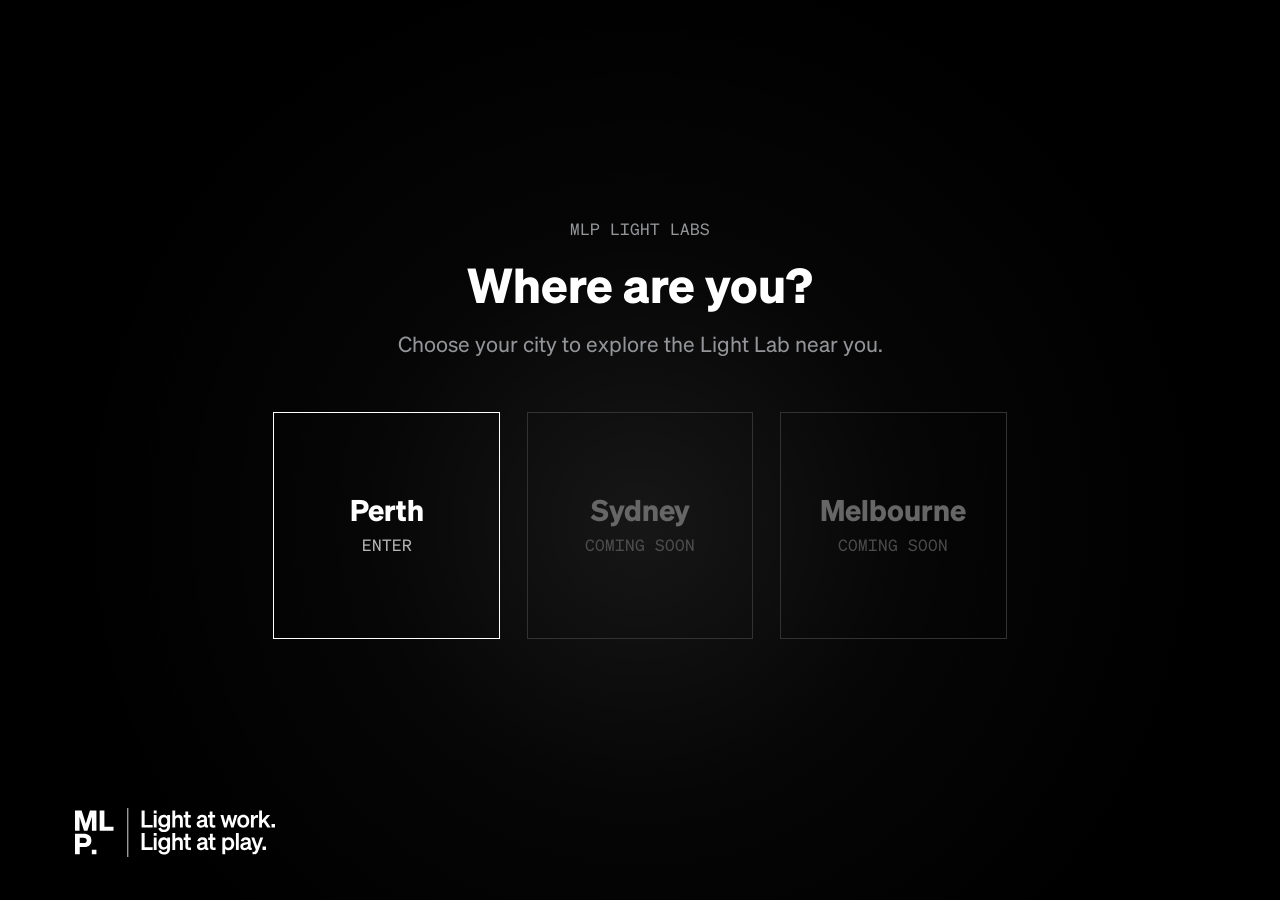
<file: index.html>
<!doctype html>
<html lang="en-AU">
<head>
<meta charset="utf-8">
<meta name="viewport" content="width=device-width, initial-scale=1">
<title>MLP Light Labs</title>
<meta name="description" content="MLP Light Labs in Perth, Sydney and Melbourne: architectural lighting laboratories to explore, compare and test light in practice.">
<meta name="robots" content="noindex, nofollow">
<meta name="theme-color" content="#000000">
<meta property="og:title" content="MLP Light Labs">
<meta property="og:description" content="Architectural lighting laboratories in Perth, Sydney and Melbourne.">
<meta property="og:image" content="https://lightlab.mlplight.com/assets/img/og.jpg">
<meta property="og:type" content="website">
<meta name="twitter:card" content="summary_large_image">
<link rel="icon" href="assets/brand/favicon.svg" type="image/svg+xml">
<link rel="preload" href="assets/fonts/Sohne-Dreiviertelfett.woff2" as="font" type="font/woff2" crossorigin>
<link rel="preload" href="assets/fonts/SohneMono-Buch.woff2" as="font" type="font/woff2" crossorigin>
<link rel="stylesheet" href="assets/css/main.css">
<script>document.documentElement.classList.add('js');</script>
</head>
<body>
<div class="veil" aria-hidden="true"><img src="assets/brand/mlp-logo-white.svg" alt=""></div>
<main>
<section class="slide portal" id="labs" aria-label="Choose your Light Lab">
<div class="portal-head">
<p class="label" data-r>MLP LIGHT LABS</p>
<h1 class="title" data-r style="--d:1">Where are you?</h1>
<p class="body" data-r style="--d:2">Choose your city to explore the Light Lab near you.</p>
</div>
<ul class="squares">
<li data-r style="--d:4"><a class="sq" href="perth/index.html"><span class="name">Perth</span><span class="label">ENTER</span></a></li>
<li data-r style="--d:5"><div class="sq soon" aria-disabled="true"><span class="name">Sydney</span><span class="label">COMING SOON</span></div></li>
<li data-r style="--d:6"><div class="sq soon" aria-disabled="true"><span class="name">Melbourne</span><span class="label">COMING SOON</span></div></li>
</ul>
<img class="lockup" src="assets/brand/mlp-lockup-white.svg" alt="MLP. Light at work. Light at play.">
</section>
</main>
<script src="assets/js/deck.js" defer></script>
</body>
</html>
</file>
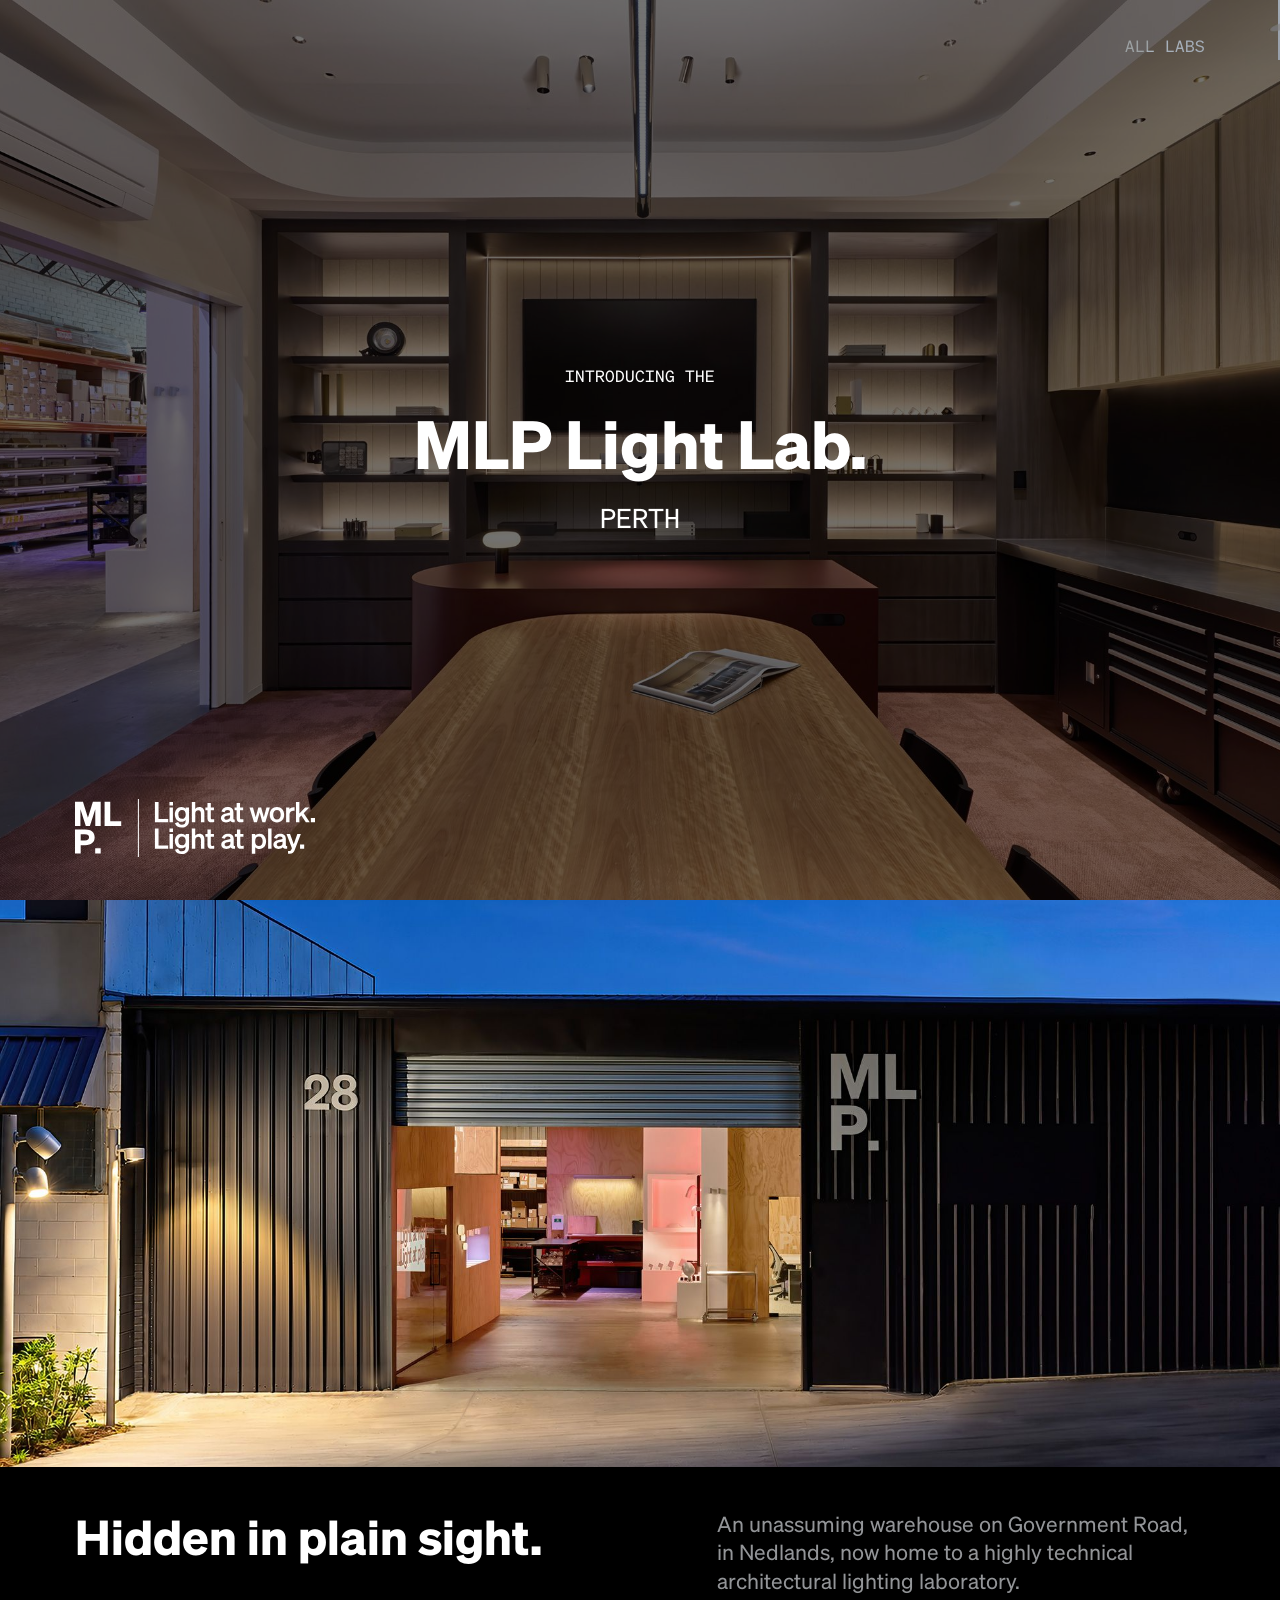
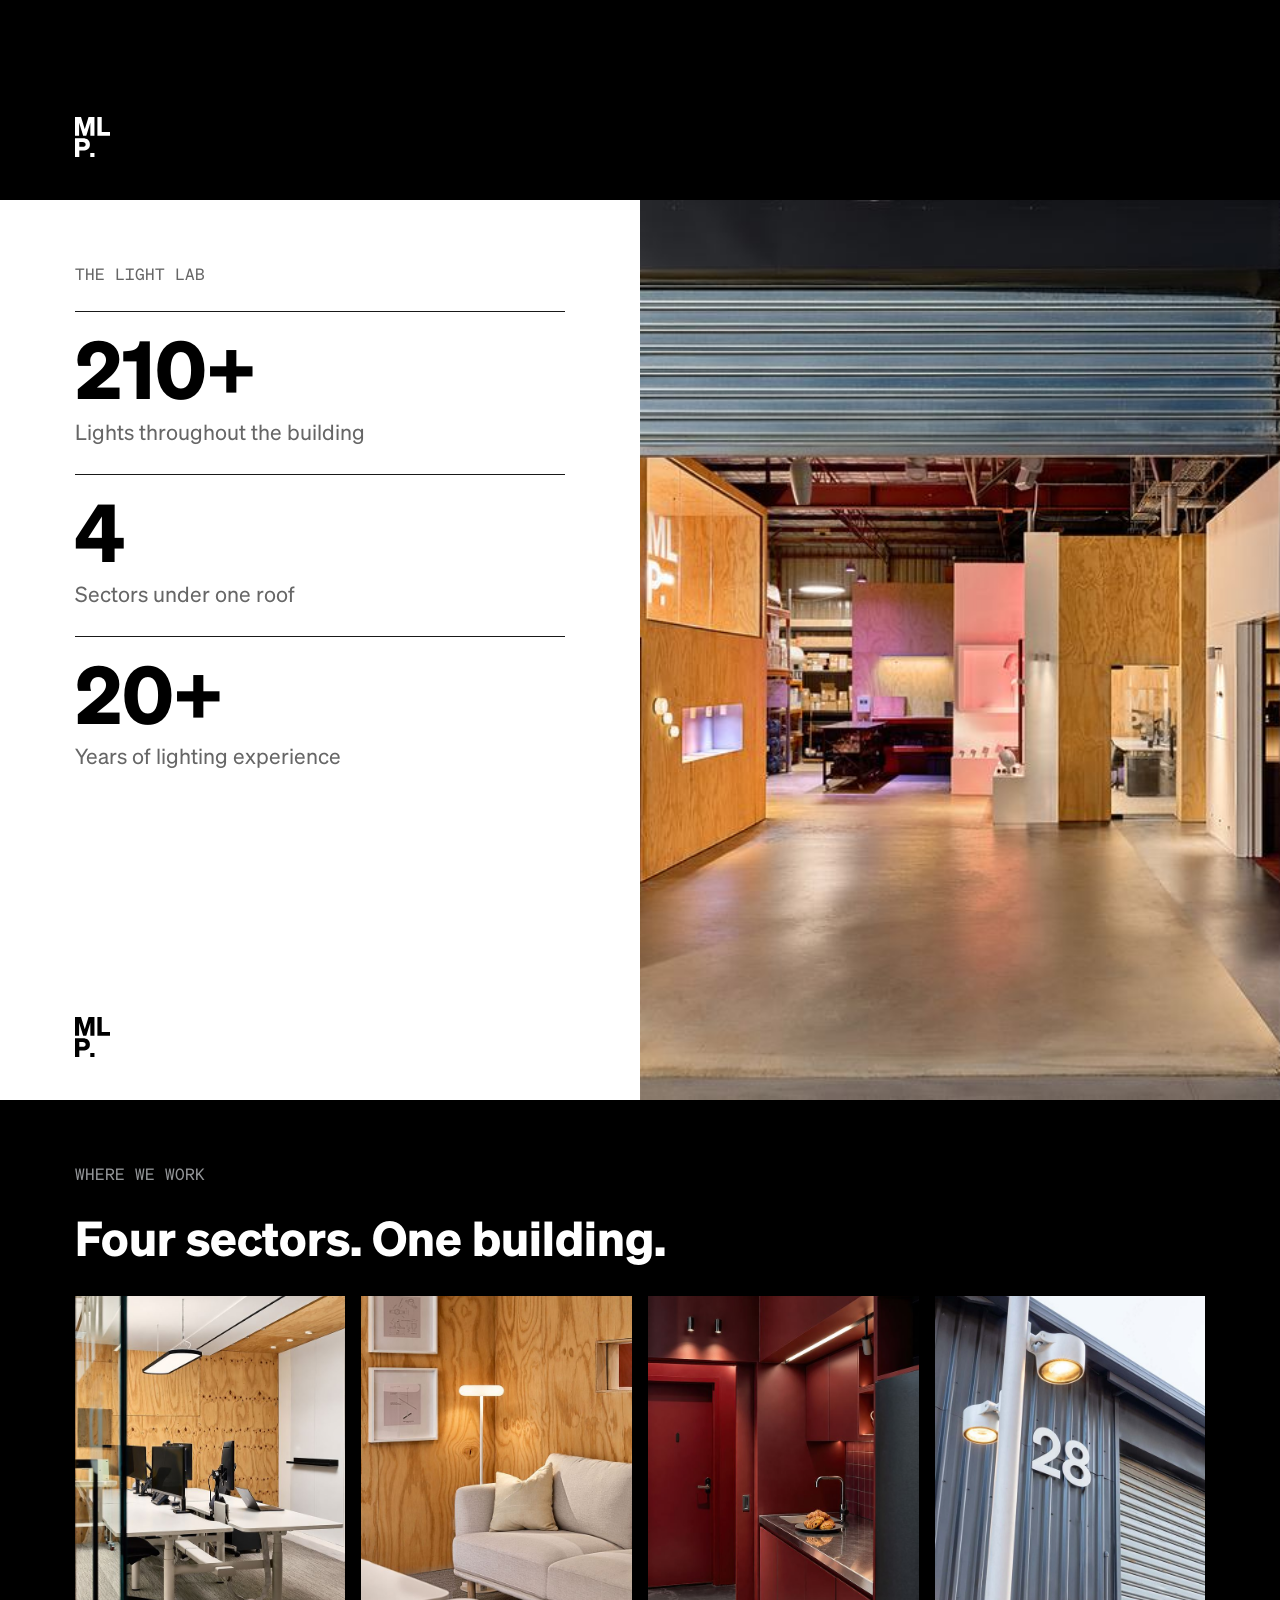
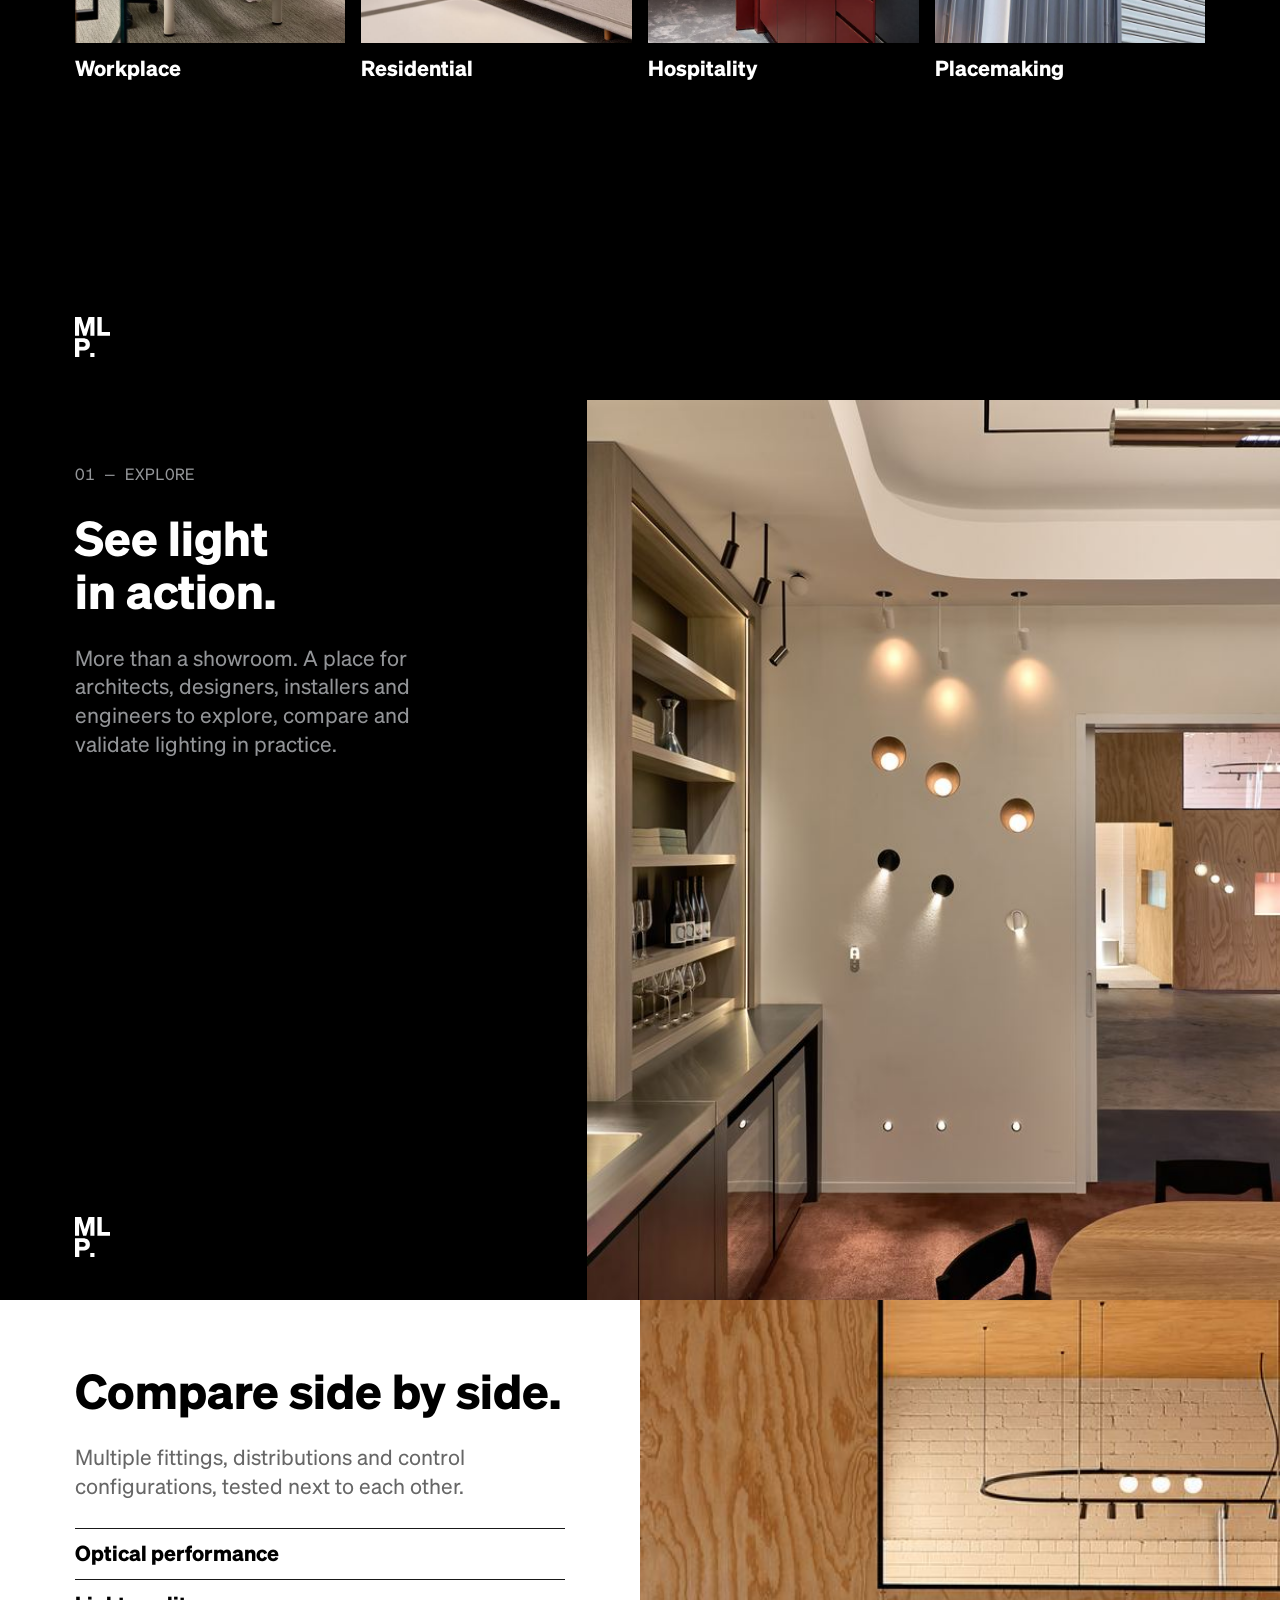
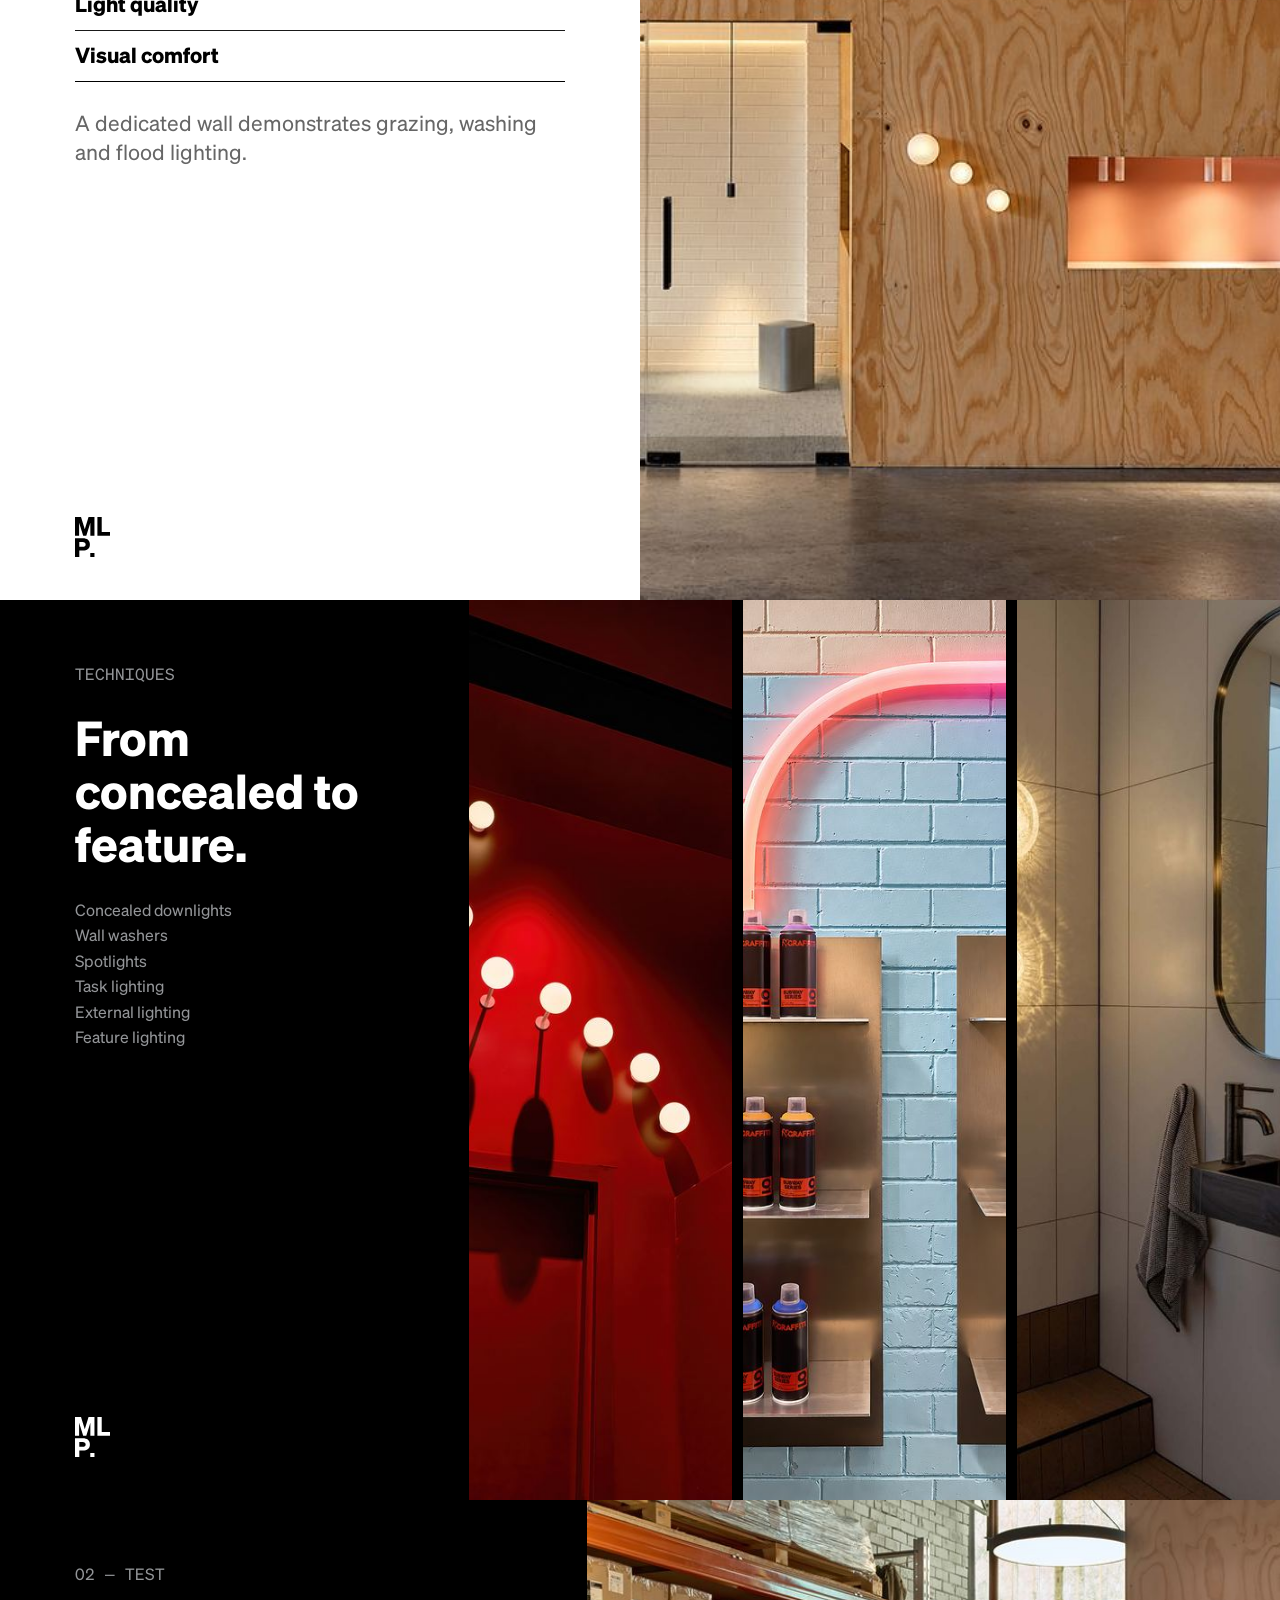
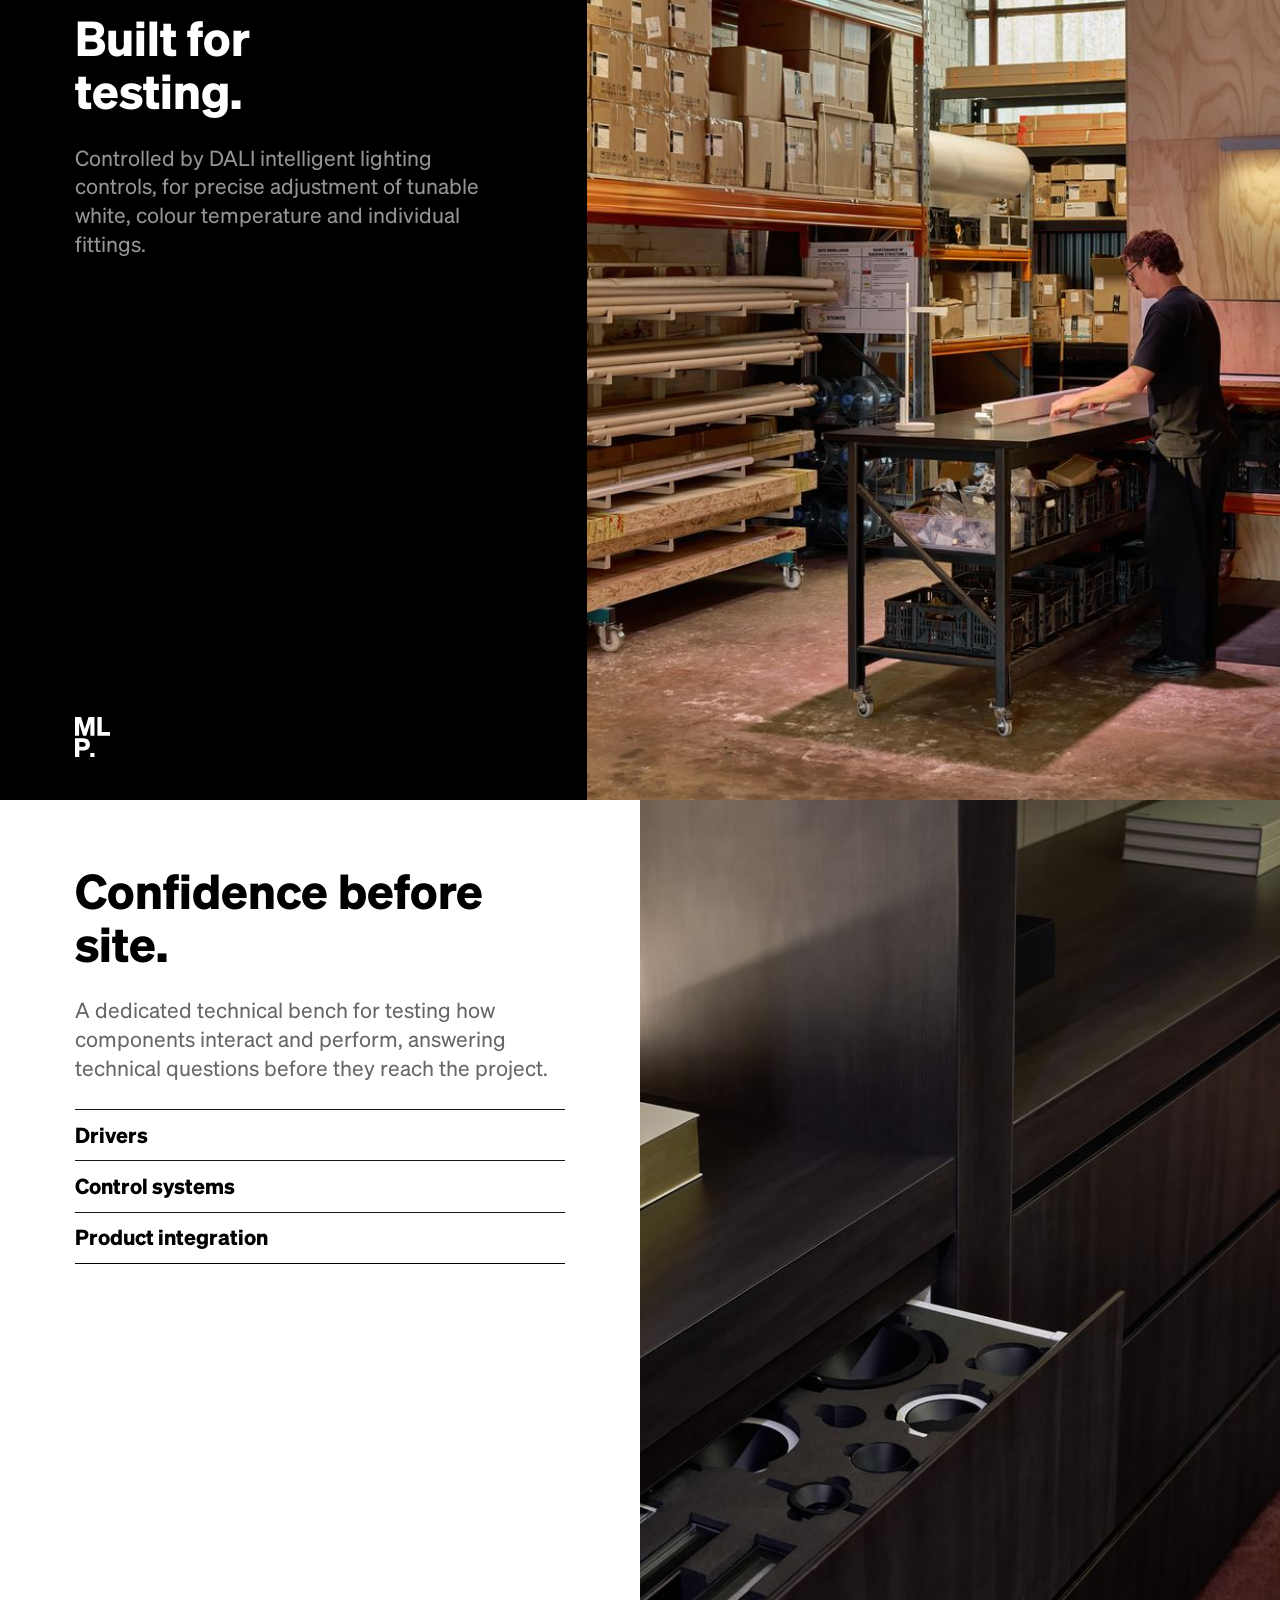
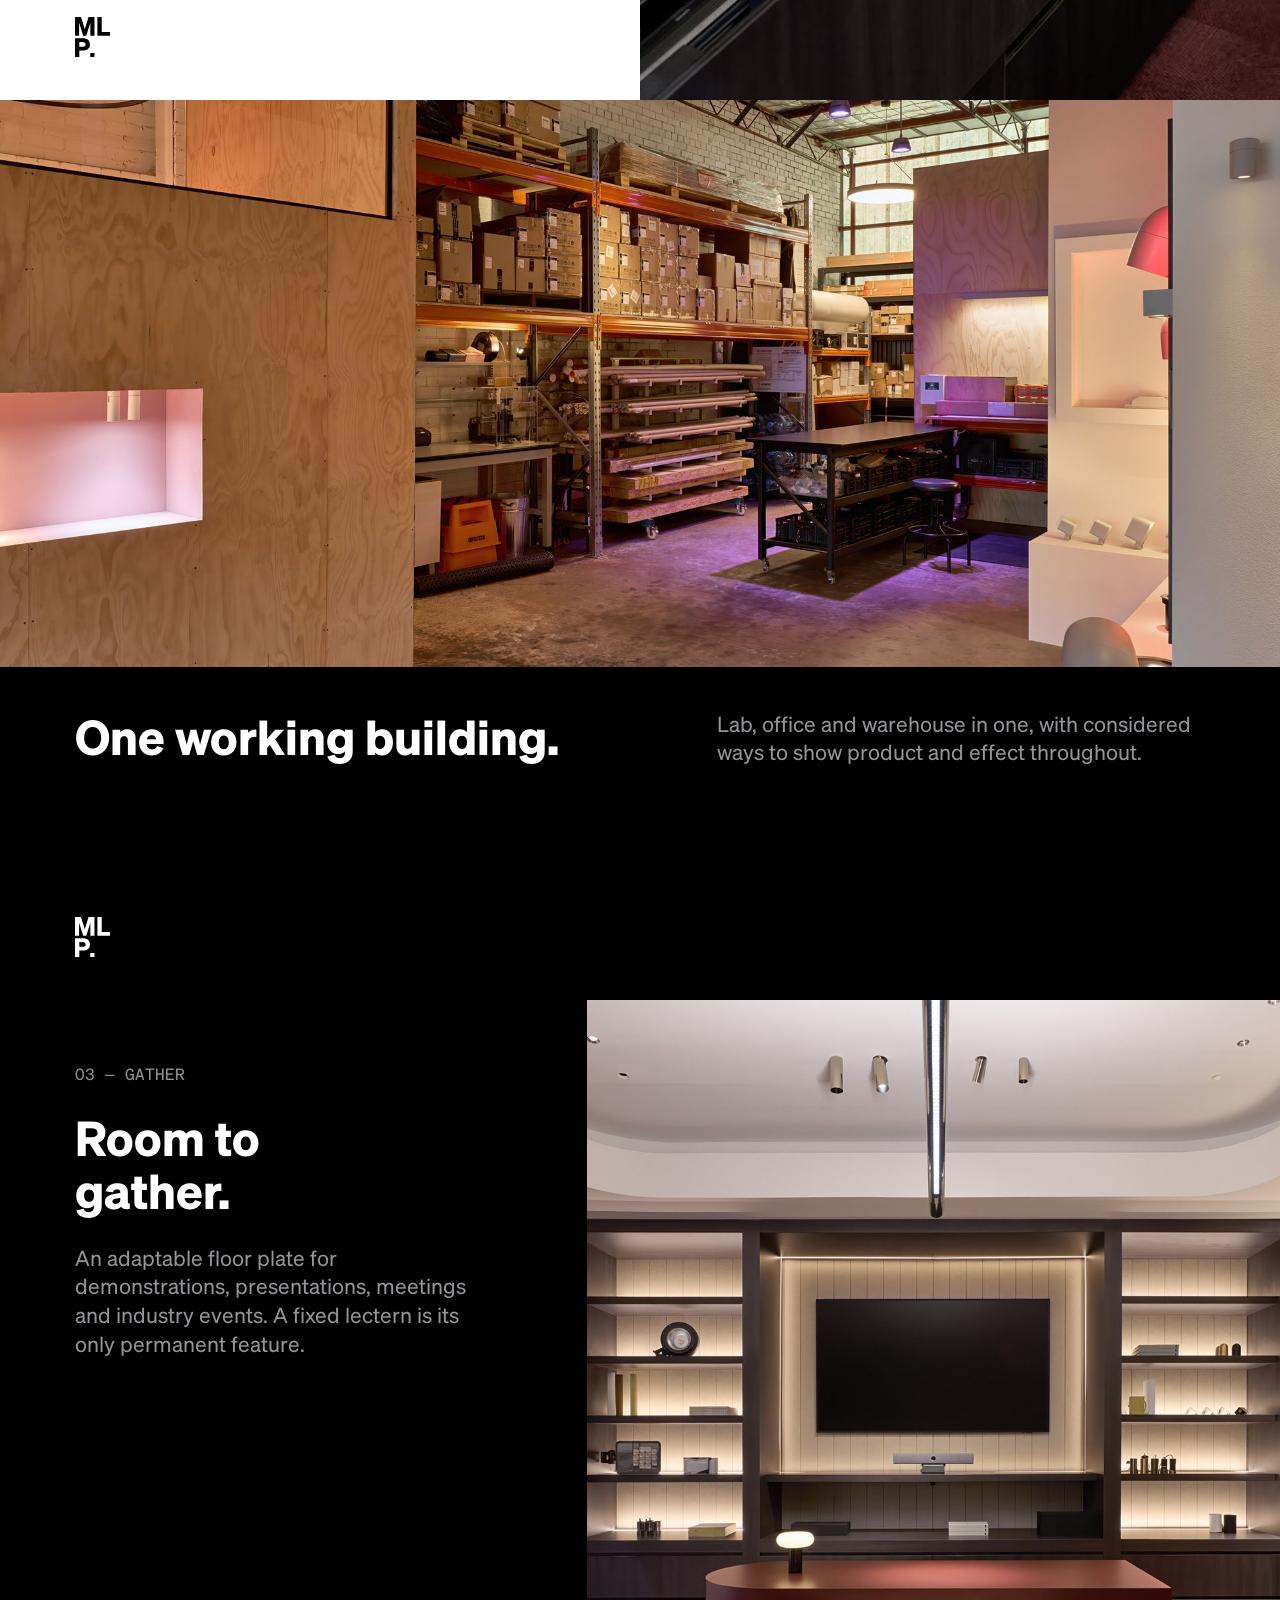
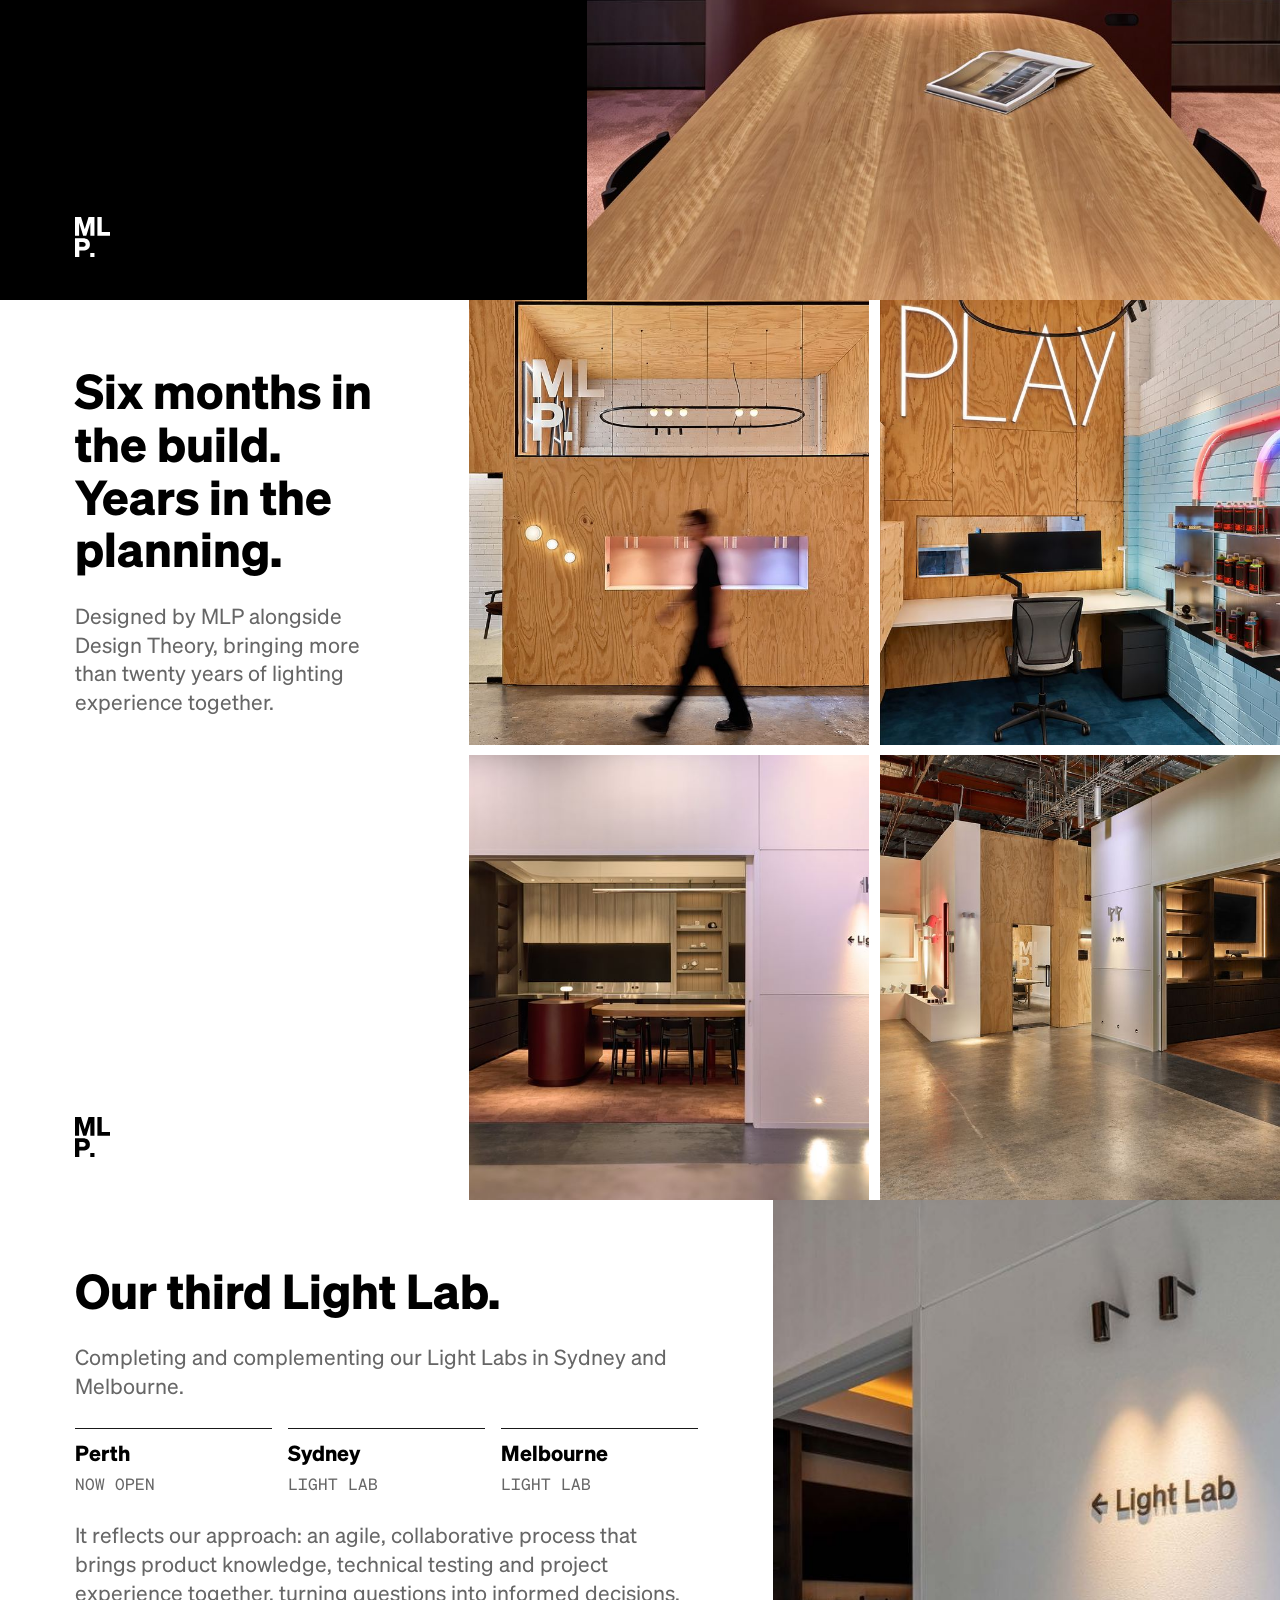
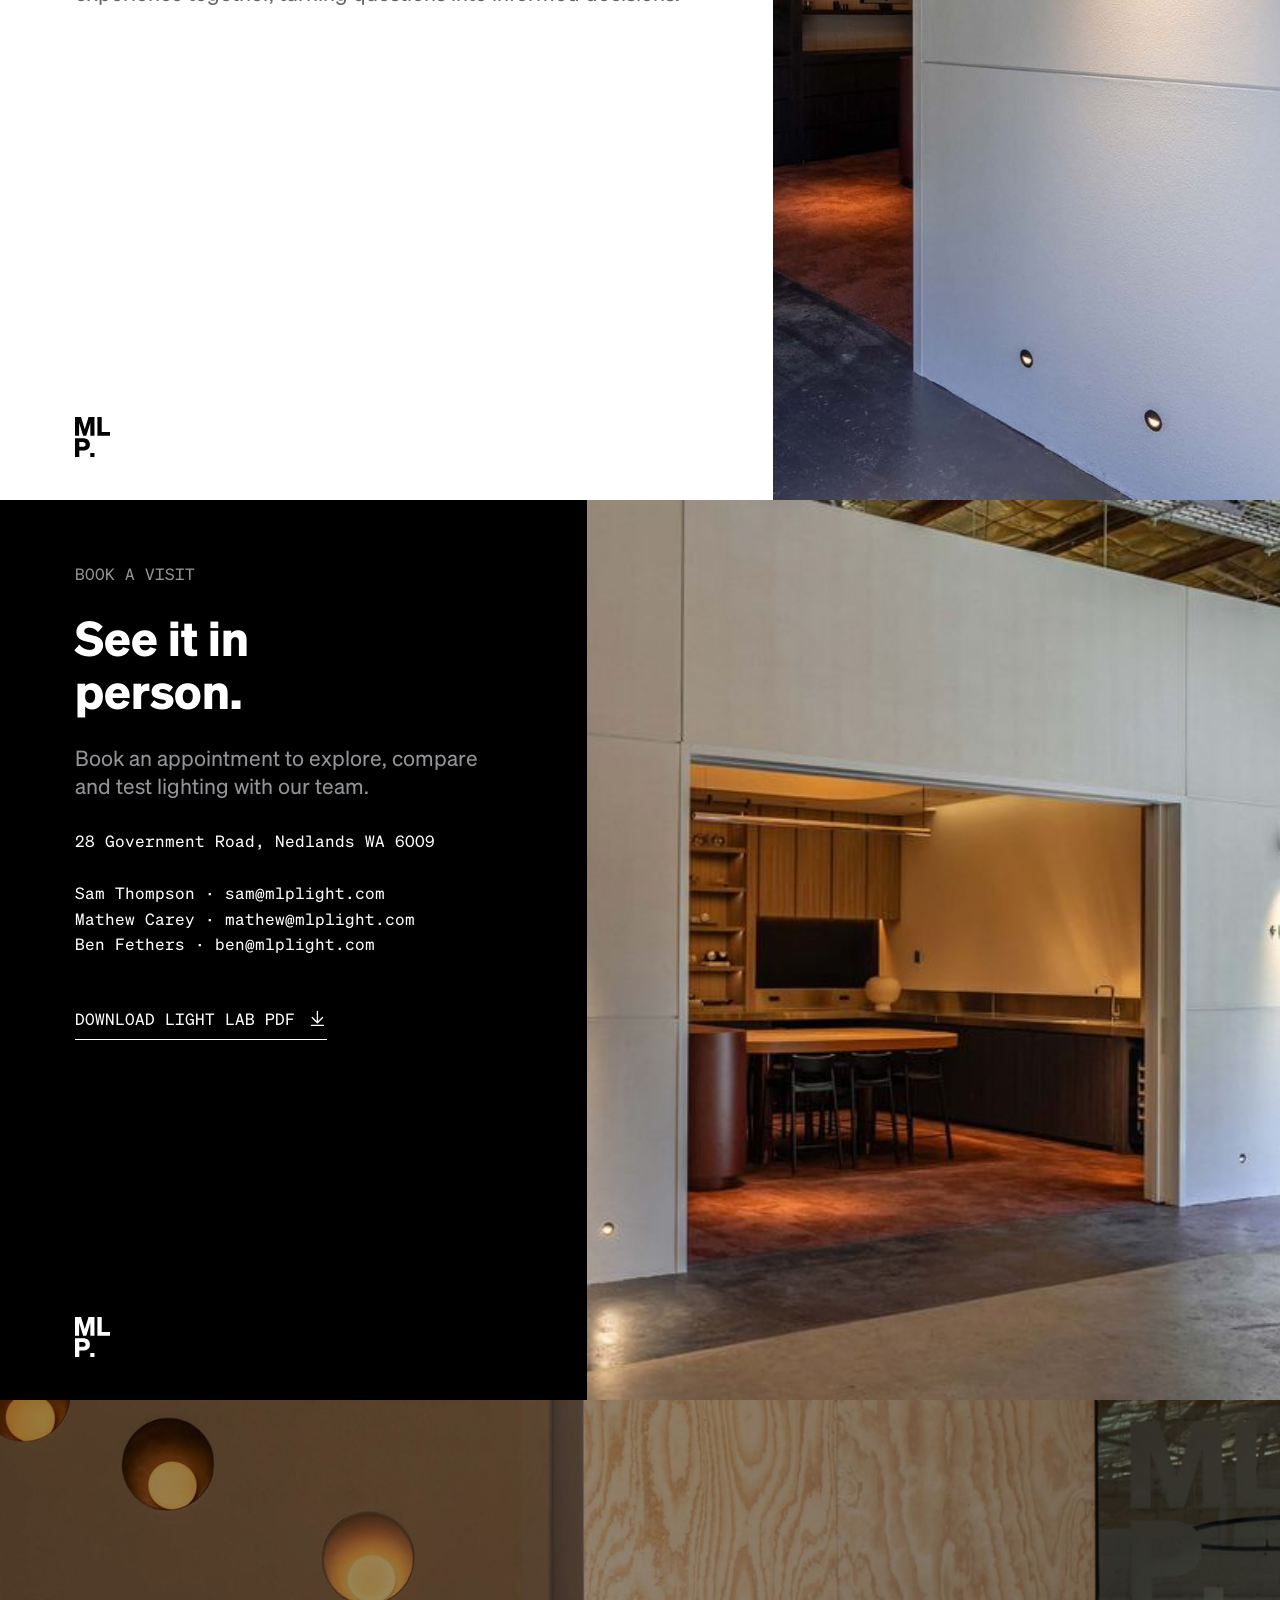
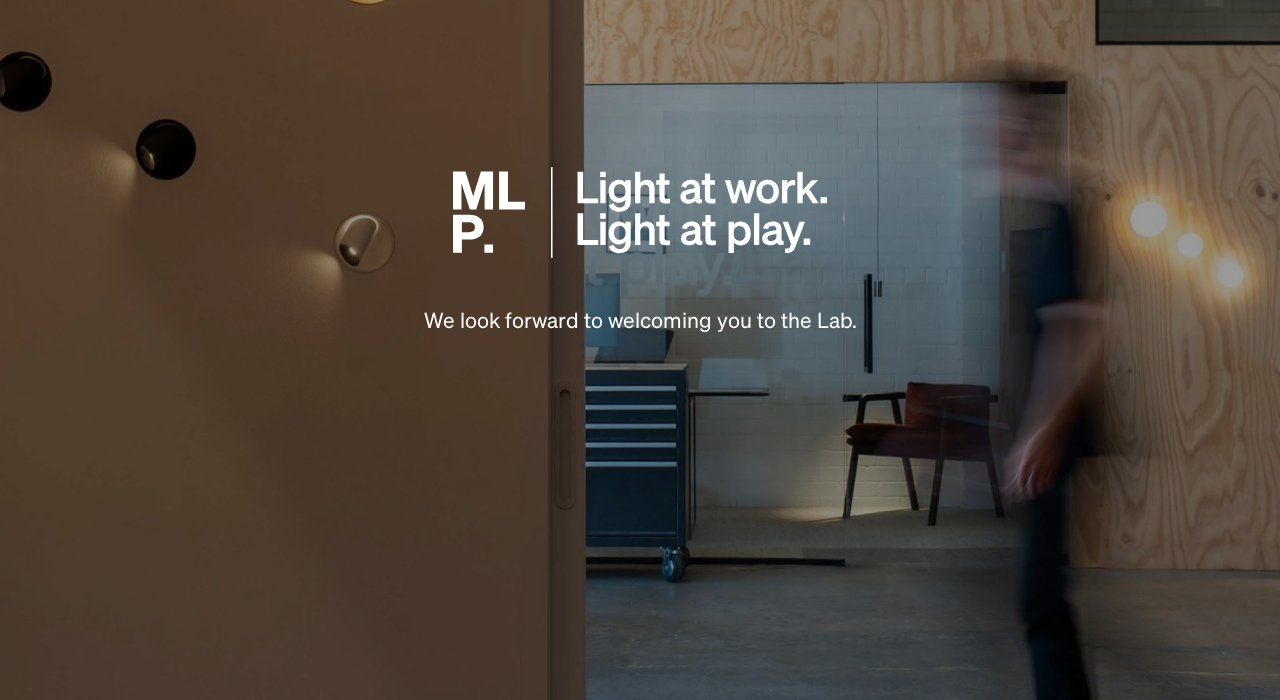
<file: perth/index.html>
<!doctype html>
<html lang="en-AU">
<head>
<meta charset="utf-8">
<meta name="viewport" content="width=device-width, initial-scale=1">
<title>MLP Light Lab — Perth</title>
<meta name="description" content="Introducing the MLP Light Lab in Nedlands, Perth: an architectural lighting laboratory to explore, compare and test light in practice.">
<meta name="robots" content="noindex, nofollow">
<meta name="theme-color" content="#000000">
<meta property="og:title" content="MLP Light Lab — Perth">
<meta property="og:description" content="An architectural lighting laboratory to explore, compare and test light in practice.">
<meta property="og:image" content="https://lightlab.mlplight.com/perth/img/og.jpg">
<meta property="og:type" content="website">
<meta name="twitter:card" content="summary_large_image">
<link rel="icon" href="../assets/brand/favicon.svg" type="image/svg+xml">
<link rel="preload" href="../assets/fonts/Sohne-Dreiviertelfett.woff2" as="font" type="font/woff2" crossorigin>
<link rel="preload" href="../assets/fonts/SohneMono-Buch.woff2" as="font" type="font/woff2" crossorigin>
<link rel="stylesheet" href="../assets/css/main.css">
<script>document.documentElement.classList.add('js');</script>
</head>
<body>
<div class="veil" aria-hidden="true"><img src="../assets/brand/mlp-logo-white.svg" alt=""></div>
<a class="chrome home-link" href="../index.html">ALL LABS</a>
<div class="chrome progress" aria-hidden="true"><span></span></div>
<button class="chrome next" type="button" aria-label="Next slide"><svg viewBox="0 0 24 24" aria-hidden="true"><path d="M12 5v14M6 13l6 6 6-6"/></svg></button>
<main>
<section class="slide dark bleed cover" id="cover" style="--shade:0.55" aria-label="Introducing the MLP Light Lab, Perth">
<div class="media" style="--d:0"><img src="img/meeting-room-2000.jpg" srcset="img/meeting-room-1000.jpg 1000w, img/meeting-room-2000.jpg 2000w" sizes="100vw" alt="The Light Lab meeting room with lit shelving and a timber table" style="object-position:50% 50%" loading="eager" fetchpriority="high" decoding="async"></div>
<div class="shade"></div>
<div class="centre">
<p class="label" data-r style="--d:1">INTRODUCING THE</p>
<h1 class="cover-title" data-r style="--d:2">MLP Light Lab.</h1>
<p class="city" data-r style="--d:3">PERTH</p>
</div>
<img class="lockup" src="../assets/brand/mlp-lockup-white.svg" alt="MLP. Light at work. Light at play.">
</section>
<section class="slide dark band" id="intro">
<div class="media" style="--d:0"><img src="img/exterior-wide-2000.jpg" srcset="img/exterior-wide-1000.jpg 1000w, img/exterior-wide-2000.jpg 2000w" sizes="100vw" alt="The MLP warehouse at 28 Government Road, Nedlands, at dusk" style="object-position:50% 62%" loading="lazy" decoding="async"></div>
<div class="row">
<h2 class="title" data-r style="--d:1">Hidden in plain sight.</h2>
<p class="body" data-r style="--d:2">An unassuming warehouse on Government Road, in Nedlands, now home to a highly technical architectural lighting laboratory.</p>
</div>
<img class="logo" src="../assets/brand/mlp-logo-white.svg" alt="MLP">
</section>
<section class="slide split" id="numbers">
<div class="text">
<p class="label" data-r>THE LIGHT LAB</p>
<div class="stats">
<div class="stat rule" style="--d:1"><p class="num" data-r style="--d:1" data-count="210" data-suffix="+">210+</p><p class="body" data-r style="--d:2">Lights throughout the building</p></div>
<div class="stat rule" style="--d:2"><p class="num" data-r style="--d:2" data-count="4">4</p><p class="body" data-r style="--d:3">Sectors under one roof</p></div>
<div class="stat rule" style="--d:3"><p class="num" data-r style="--d:3" data-count="20" data-suffix="+">20+</p><p class="body" data-r style="--d:4">Years of lighting experience</p></div>
</div>
</div>
<div class="media" style="--d:0"><img src="img/entry-2000.jpg" srcset="img/entry-1000.jpg 1000w, img/entry-2000.jpg 2000w" sizes="(max-width: 820px) 100vw, 50vw" alt="Looking into the Light Lab through the open roller door" style="object-position:50% 50%" loading="lazy" decoding="async"></div>
<img class="logo" src="../assets/brand/mlp-logo-black.svg" alt="MLP">
</section>
<section class="slide dark tiles-slide" id="sectors">
<div class="text">
<p class="label" data-r>WHERE WE WORK</p>
<h2 class="title" data-r style="--d:1">Four sectors. One building.</h2>
</div>
<div class="tiles">
<div class="tile"><div class="media" style="--d:0"><img src="img/workplace-2000.jpg" srcset="img/workplace-1000.jpg 1000w, img/workplace-2000.jpg 2000w" sizes="(max-width: 820px) 50vw, 22vw" alt="Sit-stand desks beneath a suspended linear pendant" style="object-position:50% 50%" loading="lazy" decoding="async"></div><h3 class="sh" data-r style="--d:1">Workplace</h3></div>
<div class="tile"><div class="media" style="--d:1"><img src="img/residential-2000.jpg" srcset="img/residential-1000.jpg 1000w, img/residential-2000.jpg 2000w" sizes="(max-width: 820px) 50vw, 22vw" alt="A lounge corner lit by a floor lamp" style="object-position:50% 50%" loading="lazy" decoding="async"></div><h3 class="sh" data-r style="--d:2">Residential</h3></div>
<div class="tile"><div class="media" style="--d:2"><img src="img/hospitality-2000.jpg" srcset="img/hospitality-1000.jpg 1000w, img/hospitality-2000.jpg 2000w" sizes="(max-width: 820px) 50vw, 22vw" alt="A deep red kitchenette with under-cabinet lighting" style="object-position:50% 50%" loading="lazy" decoding="async"></div><h3 class="sh" data-r style="--d:3">Hospitality</h3></div>
<div class="tile"><div class="media" style="--d:3"><img src="img/placemaking-2000.jpg" srcset="img/placemaking-1000.jpg 1000w, img/placemaking-2000.jpg 2000w" sizes="(max-width: 820px) 50vw, 22vw" alt="Pole-mounted spotlights outside number 28" style="object-position:50% 50%" loading="lazy" decoding="async"></div><h3 class="sh" data-r style="--d:4">Placemaking</h3></div>
</div>
<img class="logo" src="../assets/brand/mlp-logo-white.svg" alt="MLP">
</section>
<section class="slide dark split wide" id="explore">
<div class="text">
<p class="label" data-r>01 — EXPLORE</p>
<h2 class="title" data-r style="--d:1">See light<br>in action.</h2>
<p class="body" data-r style="--d:2">More than a showroom. A place for architects, designers, installers and engineers to explore, compare and validate lighting in practice.</p>
</div>
<div class="media" style="--d:0"><img src="img/demo-wall-2000.jpg" srcset="img/demo-wall-1000.jpg 1000w, img/demo-wall-2000.jpg 2000w" sizes="(max-width: 820px) 100vw, 55vw" alt="A demonstration wall of wall lights and spotlights" style="object-position:50% 40%" loading="lazy" decoding="async"></div>
<img class="logo" src="../assets/brand/mlp-logo-white.svg" alt="MLP">
</section>
<section class="slide split" id="compare">
<div class="text">
<h2 class="title" data-r>Compare side by side.</h2>
<p class="body" data-r style="--d:1">Multiple fittings, distributions and control configurations, tested next to each other.</p>
<div class="ruled"><div class="item rule" style="--d:2"><h3 class="sh" data-r style="--d:2">Optical performance</h3></div><div class="item rule" style="--d:3"><h3 class="sh" data-r style="--d:3">Light quality</h3></div><div class="item rule" style="--d:4"><h3 class="sh" data-r style="--d:4">Visual comfort</h3></div></div>
<p class="body" data-r style="--d:5">A dedicated wall demonstrates grazing, washing and flood lighting.</p>
</div>
<div class="media" style="--d:0"><img src="img/light-at-work-2000.jpg" srcset="img/light-at-work-1000.jpg 1000w, img/light-at-work-2000.jpg 2000w" sizes="(max-width: 820px) 100vw, 50vw" alt="Plywood walls with wall lights and a lit display niche beside a glass office" style="object-position:70% 50%" loading="lazy" decoding="async"></div>
<img class="logo" src="../assets/brand/mlp-logo-black.svg" alt="MLP">
</section>
<section class="slide dark trip-slide" id="techniques">
<div class="text">
<p class="label" data-r>TECHNIQUES</p>
<h2 class="title" data-r style="--d:1">From concealed to feature.</h2>
<ul class="techs"><li data-r style="--d:2">Concealed downlights</li><li data-r style="--d:3">Wall washers</li><li data-r style="--d:4">Spotlights</li><li data-r style="--d:5">Task lighting</li><li data-r style="--d:6">External lighting</li><li data-r style="--d:7">Feature lighting</li></ul>
</div>
<div class="trip"><div class="media" style="--d:0"><img src="img/red-globes-2000.jpg" srcset="img/red-globes-1000.jpg 1000w, img/red-globes-2000.jpg 2000w" sizes="(max-width: 820px) 34vw, 21vw" alt="Globe wall lights casting shadows on a red wall" style="object-position:50% 50%" loading="lazy" decoding="async"></div><div class="media" style="--d:1"><img src="img/neon-shelves-2000.jpg" srcset="img/neon-shelves-1000.jpg 1000w, img/neon-shelves-2000.jpg 2000w" sizes="(max-width: 820px) 34vw, 21vw" alt="Neon tube lighting above steel shelves on painted brick" style="object-position:50% 50%" loading="lazy" decoding="async"></div><div class="media" style="--d:2"><img src="img/washroom-2000.jpg" srcset="img/washroom-1000.jpg 1000w, img/washroom-2000.jpg 2000w" sizes="(max-width: 820px) 34vw, 21vw" alt="Wall lights beside a mirror in a washroom" style="object-position:50% 50%" loading="lazy" decoding="async"></div></div>
<img class="logo" src="../assets/brand/mlp-logo-white.svg" alt="MLP">
</section>
<section class="slide dark split wide" id="test">
<div class="text">
<p class="label" data-r>02 — TEST</p>
<h2 class="title" data-r style="--d:1">Built for<br>testing.</h2>
<p class="body" data-r style="--d:2">Controlled by DALI intelligent lighting controls, for precise adjustment of tunable white, colour temperature and individual fittings.</p>
</div>
<div class="media" style="--d:0"><img src="img/tech-bench-2000.jpg" srcset="img/tech-bench-1000.jpg 1000w, img/tech-bench-2000.jpg 2000w" sizes="(max-width: 820px) 100vw, 55vw" alt="An engineer working at the technical bench in the warehouse" style="object-position:50% 60%" loading="lazy" decoding="async"></div>
<img class="logo" src="../assets/brand/mlp-logo-white.svg" alt="MLP">
</section>
<section class="slide split" id="bench">
<div class="text">
<h2 class="title" data-r>Confidence before site.</h2>
<p class="body" data-r style="--d:1">A dedicated technical bench for testing how components interact and perform, answering technical questions before they reach the project.</p>
<div class="ruled"><div class="item rule" style="--d:2"><h3 class="sh" data-r style="--d:2">Drivers</h3></div><div class="item rule" style="--d:3"><h3 class="sh" data-r style="--d:3">Control systems</h3></div><div class="item rule" style="--d:4"><h3 class="sh" data-r style="--d:4">Product integration</h3></div></div>
</div>
<div class="media" style="--d:0"><img src="img/drawer-2000.jpg" srcset="img/drawer-1000.jpg 1000w, img/drawer-2000.jpg 2000w" sizes="(max-width: 820px) 100vw, 50vw" alt="A timber drawer opened to reveal fittings set into foam" style="object-position:50% 60%" loading="lazy" decoding="async"></div>
<img class="logo" src="../assets/brand/mlp-logo-black.svg" alt="MLP">
</section>
<section class="slide dark band" id="onsite">
<div class="media" style="--d:0"><img src="img/warehouse-2000.jpg" srcset="img/warehouse-1000.jpg 1000w, img/warehouse-2000.jpg 2000w" sizes="100vw" alt="The warehouse racking and workbench beside a plywood display wall" style="object-position:50% 55%" loading="lazy" decoding="async"></div>
<div class="row">
<h2 class="title" data-r style="--d:1">One working building.</h2>
<p class="body" data-r style="--d:2">Lab, office and warehouse in one, with considered ways to show product and effect throughout.</p>
</div>
<img class="logo" src="../assets/brand/mlp-logo-white.svg" alt="MLP">
</section>
<section class="slide dark split wide" id="gather">
<div class="text">
<p class="label" data-r>03 — GATHER</p>
<h2 class="title" data-r style="--d:1">Room to<br>gather.</h2>
<p class="body" data-r style="--d:2">An adaptable floor plate for demonstrations, presentations, meetings and industry events. A fixed lectern is its only permanent feature.</p>
</div>
<div class="media" style="--d:0"><img src="img/meeting-room-2000.jpg" srcset="img/meeting-room-1000.jpg 1000w, img/meeting-room-2000.jpg 2000w" sizes="(max-width: 820px) 100vw, 55vw" alt="The meeting room with lit shelving and a timber table" style="object-position:50% 50%" loading="lazy" decoding="async"></div>
<img class="logo" src="../assets/brand/mlp-logo-white.svg" alt="MLP">
</section>
<section class="slide mosaic-slide" id="planning">
<div class="text">
<h2 class="title" data-r>Six months in the build. Years in the planning.</h2>
<p class="body" data-r style="--d:1">Designed by MLP alongside Design Theory, bringing more than twenty years of lighting experience together.</p>
</div>
<div class="mosaic"><div class="media" style="--d:0"><img src="img/walking-2000.jpg" srcset="img/walking-1000.jpg 1000w, img/walking-2000.jpg 2000w" sizes="(max-width: 820px) 50vw, 32vw" alt="A figure walking past the plywood display wall" style="object-position:50% 50%" loading="lazy" decoding="async"></div><div class="media" style="--d:1"><img src="img/play-2000.jpg" srcset="img/play-1000.jpg 1000w, img/play-2000.jpg 2000w" sizes="(max-width: 820px) 50vw, 32vw" alt="A desk beneath an illuminated PLAY sign" style="object-position:50% 50%" loading="lazy" decoding="async"></div><div class="media" style="--d:2"><img src="img/lab-entrance-2000.jpg" srcset="img/lab-entrance-1000.jpg 1000w, img/lab-entrance-2000.jpg 2000w" sizes="(max-width: 820px) 50vw, 32vw" alt="The Light Lab entrance with recessed step lights" style="object-position:50% 50%" loading="lazy" decoding="async"></div><div class="media" style="--d:3"><img src="img/aisle-2000.jpg" srcset="img/aisle-1000.jpg 1000w, img/aisle-2000.jpg 2000w" sizes="(max-width: 820px) 50vw, 32vw" alt="The central aisle between plywood rooms and display walls" style="object-position:50% 50%" loading="lazy" decoding="async"></div></div>
<img class="logo" src="../assets/brand/mlp-logo-black.svg" alt="MLP">
</section>
<section class="slide split narrow-img" id="network">
<div class="text">
<h2 class="title" data-r>Our third Light Lab.</h2>
<p class="body" data-r style="--d:1">Completing and complementing our Light Labs in Sydney and Melbourne.</p>
<div class="labs"><div class="lab rule" style="--d:2"><h3 class="sh" data-r style="--d:2">Perth</h3><p class="label" data-r style="--d:3">NOW OPEN</p></div><div class="lab rule" style="--d:3"><h3 class="sh" data-r style="--d:3">Sydney</h3><p class="label" data-r style="--d:4">LIGHT LAB</p></div><div class="lab rule" style="--d:4"><h3 class="sh" data-r style="--d:4">Melbourne</h3><p class="label" data-r style="--d:5">LIGHT LAB</p></div></div>
<p class="body" data-r style="--d:5">It reflects our approach: an agile, collaborative process that brings product knowledge, technical testing and project experience together, turning questions into informed decisions.</p>
</div>
<div class="media" style="--d:0"><img src="img/lightlab-sign-2000.jpg" srcset="img/lightlab-sign-1000.jpg 1000w, img/lightlab-sign-2000.jpg 2000w" sizes="(max-width: 820px) 100vw, 40vw" alt="Light Lab signage lit by two spotlights" style="object-position:50% 50%" loading="lazy" decoding="async"></div>
<img class="logo" src="../assets/brand/mlp-logo-black.svg" alt="MLP">
</section>
<section class="slide dark split wide" id="visit">
<div class="text">
<p class="label" data-r>BOOK A VISIT</p>
<h2 class="title" data-r style="--d:1">See it in<br>person.</h2>
<p class="body" data-r style="--d:2">Book an appointment to explore, compare and test lighting with our team.</p>
<p class="detail" data-r style="--d:3">28 Government Road, Nedlands WA 6009</p>
<div><p class="detail" data-r style="--d:4">Sam Thompson · <a href="mailto:sam@mlplight.com">sam@mlplight.com</a></p><p class="detail" data-r style="--d:5">Mathew Carey · <a href="mailto:mathew@mlplight.com">mathew@mlplight.com</a></p><p class="detail" data-r style="--d:6">Ben Fethers · <a href="mailto:ben@mlplight.com">ben@mlplight.com</a></p></div>
<a class="download" href="LightLab-Perth.pdf" download="MLP-Light-Lab-Perth.pdf" data-r style="--d:7">DOWNLOAD LIGHT LAB PDF<svg viewBox="0 0 24 24" aria-hidden="true"><path d="M12 4v12M6 11l6 6 6-6M5 20h14"/></svg></a>
</div>
<div class="media" style="--d:0"><img src="img/signage-2000.jpg" srcset="img/signage-1000.jpg 1000w, img/signage-2000.jpg 2000w" sizes="(max-width: 820px) 100vw, 55vw" alt="Lit signage pointing to the Office and the Light Lab" style="object-position:75% 50%" loading="lazy" decoding="async"></div>
<img class="logo" src="../assets/brand/mlp-logo-white.svg" alt="MLP">
</section>
<section class="slide dark bleed" id="close" style="--shade:0.4">
<div class="media" style="--d:0"><img src="img/closing-2000.jpg" srcset="img/closing-1000.jpg 1000w, img/closing-2000.jpg 2000w" sizes="100vw" alt="Wall lights and a passing figure inside the Light Lab" style="object-position:50% 50%" loading="lazy" decoding="async"></div>
<div class="shade"></div>
<div class="centre">
<img class="close-lockup" data-r style="--d:1" src="../assets/brand/mlp-lockup-white.svg" alt="MLP. Light at work. Light at play.">
<p class="close-line" data-r style="--d:3">We look forward to welcoming you to the Lab.</p>
</div>
</section>
</main>
<script src="../assets/js/deck.js" defer></script>
</body>
</html>
</file>
<file: assets/css/main.css>
/* MLP Light Lab — web presentations
   Built on the MLP Light design system: Söhne, black and white grounds,
   colour from photography only, square corners, quiet motion. */

@font-face { font-family: "Sohne Buch"; src: url("../fonts/Sohne-Buch.woff2") format("woff2"); font-display: swap; }
@font-face { font-family: "Sohne Dreiviertelfett"; src: url("../fonts/Sohne-Dreiviertelfett.woff2") format("woff2"); font-display: swap; }
@font-face { font-family: "Sohne Mono"; src: url("../fonts/SohneMono-Buch.woff2") format("woff2"); font-display: swap; }

:root {
  --black: #000000;
  --white: #ffffff;
  --grey-600: #666666;
  --grey-500: #939598;

  /* One unit = 1px of the 1920 × 1080 slide canvas, scaled to the viewport */
  --u: min(calc(100vw / 1920), calc(100svh / 1080));
  --pad-x: calc(112 * var(--u));
  --pad-top: calc(96 * var(--u));
  --gap: calc(40 * var(--u));

  --t-title: max(34px, calc(72 * var(--u)));
  --t-num: max(56px, calc(120 * var(--u)));
  --t-sh: max(18px, calc(32 * var(--u)));
  --t-body: max(16px, calc(32 * var(--u)));
  --t-label: max(12px, calc(24 * var(--u)));

  --ease: cubic-bezier(0.2, 0.7, 0.2, 1);
  --sans: "Sohne Buch", "Helvetica Neue", Helvetica, Arial, sans-serif;
  --bold: "Sohne Dreiviertelfett", "Helvetica Neue", Helvetica, Arial, sans-serif;
  --mono: "Sohne Mono", "SFMono-Regular", Menlo, Consolas, monospace;
}

*, *::before, *::after { box-sizing: border-box; }
html { scroll-snap-type: y mandatory; scroll-behavior: smooth; background: var(--black); -webkit-text-size-adjust: 100%; }
body { margin: 0; font-family: var(--sans); color: var(--black); background: var(--black); -webkit-font-smoothing: antialiased; }
h1, h2, h3 { font-family: var(--bold); font-weight: normal; margin: 0; }
p, ul { margin: 0; }
a { color: inherit; }
img { display: block; max-width: 100%; }

/* ---------- Slides ---------- */
.slide {
  position: relative;
  width: 100%;
  height: 100vh;
  height: 100svh;
  overflow: hidden;
  scroll-snap-align: start;
  scroll-snap-stop: always;
  background: var(--white);
  color: var(--black);
}
.slide.dark { background: var(--black); color: var(--white); }

.title { font-family: var(--bold); font-size: var(--t-title); line-height: 1.1; }
.sh { font-size: var(--t-sh); line-height: 1.15; }
.body { font-size: var(--t-body); line-height: 1.35; color: var(--grey-600); }
.dark .body { color: var(--grey-500); }
.label { font-family: var(--mono); font-size: var(--t-label); line-height: 1.3; color: var(--grey-600); }
.dark .label { color: var(--grey-500); }
.detail { font-family: var(--mono); font-size: var(--t-label); line-height: 1.6; }
.detail a { text-decoration: none; border-bottom: 1px solid transparent; transition: border-color 300ms ease-out; }
.detail a:hover, .detail a:focus-visible { border-bottom-color: currentColor; }
.num { font-family: var(--bold); font-size: var(--t-num); line-height: 1; }

.logo { position: absolute; left: var(--pad-x); bottom: calc(64 * var(--u)); width: max(32px, calc(53 * var(--u))); height: auto; z-index: 3; }
.lockup { position: absolute; left: var(--pad-x); bottom: calc(64 * var(--u)); width: max(200px, calc(360 * var(--u))); height: auto; z-index: 3; }

/* Media */
.media { position: relative; overflow: hidden; }
.media img { width: 100%; height: 100%; object-fit: cover; }

/* Text column */
.text { display: flex; flex-direction: column; gap: var(--gap); padding: var(--pad-top) var(--pad-x) calc(200 * var(--u)); }

/* Split: text left, photograph right */
.split { display: grid; grid-template-columns: 1fr var(--img-w, 50%); }
.split .media { height: 100%; }
.split.wide { --img-w: 54.17%; }
.split.narrow-img { --img-w: 39.6%; }
.split.wide .text { max-width: calc(840 * var(--u) + 1px); }

/* Band: photograph above, statement below */
.band { display: grid; grid-template-rows: 63% 1fr; }
.band .row { display: flex; justify-content: space-between; gap: calc(64 * var(--u)); padding: calc(64 * var(--u)) var(--pad-x) 0; }
.band .row .title { width: calc(900 * var(--u)); }
.band .row .body { width: calc(732 * var(--u)); }

/* Full bleed */
.bleed .media { position: absolute; inset: 0; }
.bleed .shade { position: absolute; inset: 0; background: rgba(0, 0, 0, var(--shade, 0.4)); }
.bleed .centre { position: absolute; inset: 0; display: flex; flex-direction: column; align-items: center; justify-content: center; text-align: center; gap: calc(32 * var(--u)); padding: 0 var(--pad-x); color: var(--white); z-index: 2; }
.cover .label { color: var(--white); }
.cover .city { font-family: var(--mono); font-size: max(18px, calc(40 * var(--u))); color: var(--white); letter-spacing: 0; }
.cover-title { font-size: max(44px, calc(100 * var(--u))); line-height: 1.05; }
.close-lockup { width: max(260px, calc(560 * var(--u))); height: auto; }
.close-line { font-size: var(--t-body); color: var(--white); margin-top: calc(40 * var(--u)); }

/* Stats */
.stats { display: flex; flex-direction: column; gap: var(--gap); }
.stat { display: flex; flex-direction: column; gap: calc(16 * var(--u)); padding-top: calc(24 * var(--u)); position: relative; }

/* Hairlines that draw in */
.rule { position: relative; }
.rule::before { content: ""; position: absolute; left: 0; right: 0; top: 0; height: 1px; background: currentColor; opacity: 0.9; transform-origin: left; }
.ruled { display: flex; flex-direction: column; }
.ruled .item { padding: calc(20 * var(--u)) 0; }
.ruled .item:last-child { border-bottom: 1px solid currentColor; }

/* Sector tiles */
.tiles-slide .text { padding-bottom: 0; }
.tiles { display: grid; grid-template-columns: repeat(4, 1fr); gap: calc(24 * var(--u)); padding: calc(48 * var(--u)) var(--pad-x) 0; }
.tile { display: flex; flex-direction: column; gap: calc(20 * var(--u)); }
.tile .media { height: calc(520 * var(--u)); }

/* Triptych */
.trip-slide { display: grid; grid-template-columns: 36.67% 1fr; }
.trip { display: grid; grid-template-columns: repeat(3, minmax(0, 1fr)); grid-template-rows: minmax(0, 1fr); gap: calc(16 * var(--u)); height: 100%; }
.techs { list-style: none; padding: 0; font-size: var(--t-label); line-height: 1.6; color: var(--grey-500); }

/* Mosaic */
.mosaic-slide { display: grid; grid-template-columns: 36.67% 1fr; }
.mosaic { display: grid; grid-template-columns: 1fr 1fr; grid-template-rows: repeat(2, minmax(0, 1fr)); gap: calc(16 * var(--u)); height: 100%; }

.trip .media, .mosaic .media { height: 100%; min-height: 0; }
.split, .trip-slide, .mosaic-slide, .landing { grid-template-rows: minmax(0, 1fr); }

/* Labs row */
.labs { display: grid; grid-template-columns: repeat(3, 1fr); gap: calc(24 * var(--u)); }
.lab { display: flex; flex-direction: column; gap: calc(12 * var(--u)); padding-top: calc(20 * var(--u)); }

/* Download link (Book a visit) */
.download { align-self: flex-start; display: inline-flex; align-items: center; gap: 12px; margin-top: calc(16 * var(--u)); padding: 14px 0 10px; font-family: var(--mono); font-size: var(--t-label); line-height: 1; color: var(--white); text-decoration: none; border-bottom: 1px solid currentColor; transition: gap 400ms var(--ease), opacity 300ms ease-out; }
.download svg { width: 1.3em; height: 1.3em; fill: none; stroke: currentColor; stroke-width: 1.5; stroke-linecap: round; stroke-linejoin: round; }
.download:hover, .download:focus-visible { gap: 20px; }

/* ---------- Chrome ---------- */
.chrome { position: fixed; z-index: 20; color: var(--white); mix-blend-mode: difference; pointer-events: none; }
.chrome a, .chrome button { pointer-events: auto; }
.home-link { top: calc(40 * var(--u) + 8px); right: var(--pad-x); font-family: var(--mono); font-size: var(--t-label); text-decoration: none; }
.home-link:hover { text-decoration: underline; text-underline-offset: 4px; }
.progress { top: 0; right: 0; width: 2px; height: 100svh; }
.progress span { display: block; width: 100%; height: 100%; background: var(--white); transform-origin: top; transform: scaleY(0); transition: transform 600ms var(--ease); }
.next { bottom: calc(56 * var(--u) + 8px); right: var(--pad-x); width: 44px; height: 44px; border: 0; background: none; color: inherit; cursor: pointer; padding: 0; display: grid; place-items: center; transition: opacity 300ms ease-out; }
.next svg { width: 24px; height: 24px; fill: none; stroke: currentColor; stroke-width: 1.5; stroke-linecap: round; stroke-linejoin: round; }
.next.is-hidden { opacity: 0; pointer-events: none; }

:focus-visible { outline: 2px solid currentColor; outline-offset: 2px; }

/* ---------- Motion: slow and quiet ---------- */
.js [data-r] { opacity: 0; transform: translateY(24px); transition: opacity 900ms var(--ease), transform 900ms var(--ease); transition-delay: calc(var(--d, 0) * 110ms + 150ms); }
.js .in [data-r] { opacity: 1; transform: none; }
.js .media img { opacity: 0; transform: scale(1.06); transition: opacity 1200ms ease-out, transform 1800ms var(--ease); transition-delay: calc(var(--d, 0) * 110ms); }
.js .in .media img { opacity: 1; transform: none; }
.js .rule::before { transform: scaleX(0); transition: transform 1000ms var(--ease); transition-delay: calc(var(--d, 0) * 110ms + 250ms); }
.js .in .rule::before { transform: scaleX(1); }
.js .logo, .js .lockup { opacity: 0; transition: opacity 900ms ease-out 600ms; }
.js .in .logo, .js .in .lockup { opacity: 1; }

/* Page load veil */
.veil { position: fixed; inset: 0; background: var(--black); z-index: 50; display: grid; place-items: center; transition: opacity 800ms ease-out 200ms, visibility 0s linear 1000ms; }
.veil img { width: 48px; opacity: 0.9; animation: breathe 1600ms ease-in-out infinite; }
.loaded .veil { opacity: 0; visibility: hidden; }
@keyframes breathe { 50% { opacity: 0.35; } }

@media (prefers-reduced-motion: reduce) {
  html { scroll-behavior: auto; }
  .js [data-r], .js .media img, .js .rule::before, .js .logo, .js .lockup { opacity: 1 !important; transform: none !important; transition: none !important; }
  .veil { display: none; }
}

/* ---------- Landing: the portal ---------- */
.portal { display: flex; flex-direction: column; align-items: center; justify-content: center; text-align: center; gap: calc(80 * var(--u)); padding: var(--pad-top) var(--pad-x) calc(160 * var(--u)); background: var(--black); color: var(--white); }
/* A soft pool of light that slowly breathes behind the squares */
.portal::before { content: ""; position: absolute; left: 50%; top: 58%; width: 140vmax; height: 140vmax; transform: translate(-50%, -50%); background: radial-gradient(circle, rgba(255, 255, 255, 0.09) 0, rgba(255, 255, 255, 0.025) 22%, rgba(255, 255, 255, 0) 45%); pointer-events: none; animation: glow 9s ease-in-out infinite alternate; }
@keyframes glow { from { opacity: 0.55; transform: translate(-50%, -50%) scale(0.92); } to { opacity: 1; transform: translate(-50%, -50%) scale(1.05); } }
.portal-head { position: relative; display: flex; flex-direction: column; align-items: center; gap: calc(28 * var(--u)); }
.portal-head .label { color: var(--grey-500); }
.portal-head .body { color: var(--grey-500); }
.squares { position: relative; list-style: none; margin: 0; padding: 0; display: flex; gap: calc(40 * var(--u)); }
.sq { position: relative; isolation: isolate; width: max(180px, calc(340 * var(--u))); aspect-ratio: 1 / 1; display: flex; flex-direction: column; align-items: center; justify-content: center; gap: calc(16 * var(--u)); color: var(--white); text-decoration: none; transition: color 600ms var(--ease); }
.sq::before { content: ""; position: absolute; inset: 0; border: 1px solid currentColor; }
.sq::after { content: ""; position: absolute; inset: 0; z-index: -1; background: var(--white); transform: scaleY(0); transform-origin: bottom; transition: transform 700ms var(--ease); }
.sq .name { font-family: var(--bold); font-size: max(22px, calc(44 * var(--u))); line-height: 1; }
.sq .label { color: inherit; opacity: 0.7; transition: opacity 600ms var(--ease); }
a.sq:hover, a.sq:focus-visible { color: var(--black); }
a.sq:hover::after, a.sq:focus-visible::after { transform: scaleY(1); }
a.sq:hover .label { opacity: 1; }
a.sq:focus-visible { outline: none; }
.sq.soon { color: var(--grey-600); cursor: default; }
.sq.soon::before { border-color: #323232; }
.portal .lockup { width: max(180px, calc(300 * var(--u))); }
.js .squares [data-r] { transform: translateY(24px) scale(0.97); }
.js .in .squares [data-r] { transform: none; }

/* ---------- Phones and portrait screens ----------
   One swipe = one slide: every slide is exactly one screen tall.
   Text takes the space it needs; photographs flex to fill the rest. */
@media (max-width: 820px), (max-aspect-ratio: 1/1) {
  :root {
    --u: calc(100vw / 860);
    --pad-x: 24px;
    --pad-top: 28px;
    --gap: 16px;
    --t-title: 30px;
    --t-num: 52px;
    --t-sh: 18px;
    --t-body: 16px;
    --t-label: 12px;
  }
  html { scroll-snap-type: y mandatory; }
  .slide { height: 100vh; height: 100svh; display: flex; flex-direction: column; scroll-snap-stop: always; }
  .text { flex: none; padding: var(--pad-top) var(--pad-x) 84px; }
  .logo { bottom: 28px; width: 30px; }
  .lockup { bottom: 28px; width: 200px; }

  .split, .trip-slide, .mosaic-slide, .landing, .band { display: flex; flex-direction: column; }
  .split .media, .band .media, .landing .media { order: -1; flex: 1 1 0; min-height: 22svh; height: auto; }
  .split.wide .text { max-width: none; }
  .band .row { flex: none; flex-direction: column; gap: 12px; padding: 24px var(--pad-x) 84px; }
  .band .row .title, .band .row .body { width: auto; }

  .tiles-slide .text { padding-bottom: 16px; }
  .tiles { flex: 1 1 0; min-height: 0; grid-template-columns: 1fr 1fr; grid-template-rows: repeat(2, minmax(0, 1fr)); gap: 10px; padding: 0 var(--pad-x) 84px; }
  .tile { gap: 8px; min-height: 0; }
  .tile .media { flex: 1 1 0; height: auto; min-height: 0; }

  .trip-slide .trip { order: -1; flex: 1 1 0; height: auto; min-height: 0; gap: 6px; }
  .mosaic-slide .mosaic { order: -1; flex: 1 1 0; height: auto; min-height: 0; gap: 6px; }

  .stats { gap: 12px; }
  .stat { gap: 4px; padding-top: 12px; }
  .ruled .item { padding: 10px 0; }
  .labs { gap: 10px; }
  .bleed .centre { gap: 14px; }
  .home-link { top: 14px; right: 16px; }
  .next { display: none; }
  .landing .text { gap: 14px; }
  .city-link { padding: 16px 0; }
}

/* Short phones (e.g. iPhone SE): drop the small per-slide logo so text never meets it */
@media (max-width: 820px) and (max-height: 600px) {
  .slide .logo { display: none; }
  .text { padding-bottom: 32px; }
  .band .row { padding-bottom: 32px; }
  .tiles { padding-bottom: 32px; }
}

/* Portal on phones and portrait screens: squares stack in the centre */
@media (max-width: 820px), (max-aspect-ratio: 1/1) {
  .portal { display: flex; gap: 28px; padding: 24px var(--pad-x); }
  .portal .lockup { position: static; width: 160px; margin-top: 4px; }
  .portal-head { gap: 12px; }
  .portal-head .body { max-width: 30ch; }
  .squares { flex-direction: column; gap: 12px; }
  .sq { width: min(56vw, 21svh); gap: 8px; }
  .sq .name { font-size: clamp(17px, 2.6svh, 22px); }
  .sq .label { font-size: 11px; }
}
@media (max-width: 820px) and (max-height: 600px) {
  .portal { padding-bottom: 24px; }
  .portal .lockup { display: none; }
}
@media (prefers-reduced-motion: reduce) { .portal::before { animation: none; } }
</file>
